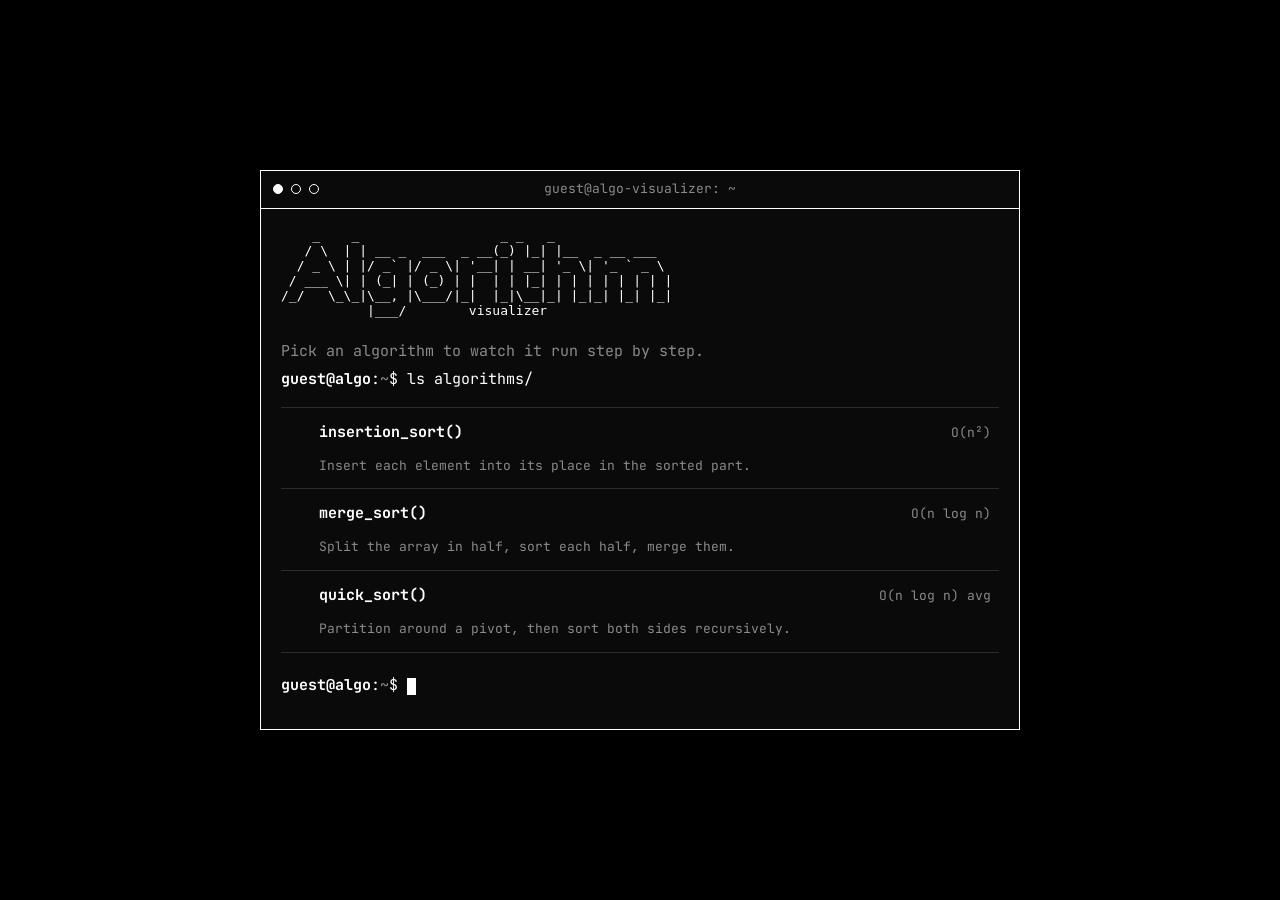
<file: index.html>
<!doctype html>
<html lang="en">
  <head>
    <meta charset="UTF-8" />
    <meta name="viewport" content="width=device-width, initial-scale=1" />
    <title>Algorithm Visualizer</title>
    <meta
      name="description"
      content="Minimal, interactive sorting & selection algorithm visualizer."
    />
    <link rel="preconnect" href="https://fonts.googleapis.com" />
    <link rel="preconnect" href="https://fonts.gstatic.com" crossorigin />
    <link
      href="https://fonts.googleapis.com/css2?family=JetBrains+Mono:wght@400;700&display=swap"
      rel="stylesheet"
    />
    <link rel="stylesheet" href="css/style.css" />
  </head>
  <body>
    <main class="terminal">
      <div class="titlebar">
        <span class="dot"></span><span class="dot"></span
        ><span class="dot"></span>
        <span class="title">guest@algo-visualizer: ~</span>
      </div>

      <div class="screen">
        <pre class="banner" aria-label="Algorithm Visualizer">
    _    _                  _ _   _
   / \  | | __ _  ___  _ __(_) |_| |__  _ __ ___
  / _ \ | |/ _` |/ _ \| '__| | __| '_ \| '_ ` _ \
 / ___ \| | (_| | (_) | |  | | |_| | | | | | | | |
/_/   \_\_|\__, |\___/|_|  |_|\__|_| |_|_| |_| |_|
           |___/        visualizer</pre
        >

        <p class="dim">Pick an algorithm to watch it run step by step.</p>

        <p class="prompt">
          <span class="user">guest@algo</span>:<span class="path">~</span>$ ls
          algorithms/
        </p>

        <ul class="algo-list">
          <li>
            <a class="algo-link" href="insertion-sort.html">
              <span class="caret">&gt;</span>
              <span class="name">insertion_sort()</span>
              <span class="meta">O(n²)</span>
              <span class="desc"
                >Insert each element into its place in the sorted part.</span
              >
            </a>
          </li>
          <li>
            <a class="algo-link" href="merge-sort.html">
              <span class="caret">&gt;</span>
              <span class="name">merge_sort()</span>
              <span class="meta">O(n log n)</span>
              <span class="desc"
                >Split the array in half, sort each half, merge them.</span
              >
            </a>
          </li>
        <li>
          <a class="algo-link" href="quick-sort.html">
            <span class="caret">&gt;</span>
            <span class="name">quick_sort()</span>
            <span class="meta">O(n log n) avg</span>
            <span class="desc">Partition around a pivot, then sort both sides recursively.</span>
          </a>
        </li>
        </ul>

        <p class="prompt">
          <span class="user">guest@algo</span>:<span class="path">~</span>$
          <span class="cursor" aria-hidden="true"></span>
        </p>
      </div>
    </main>
  </body>
</html>
</file>
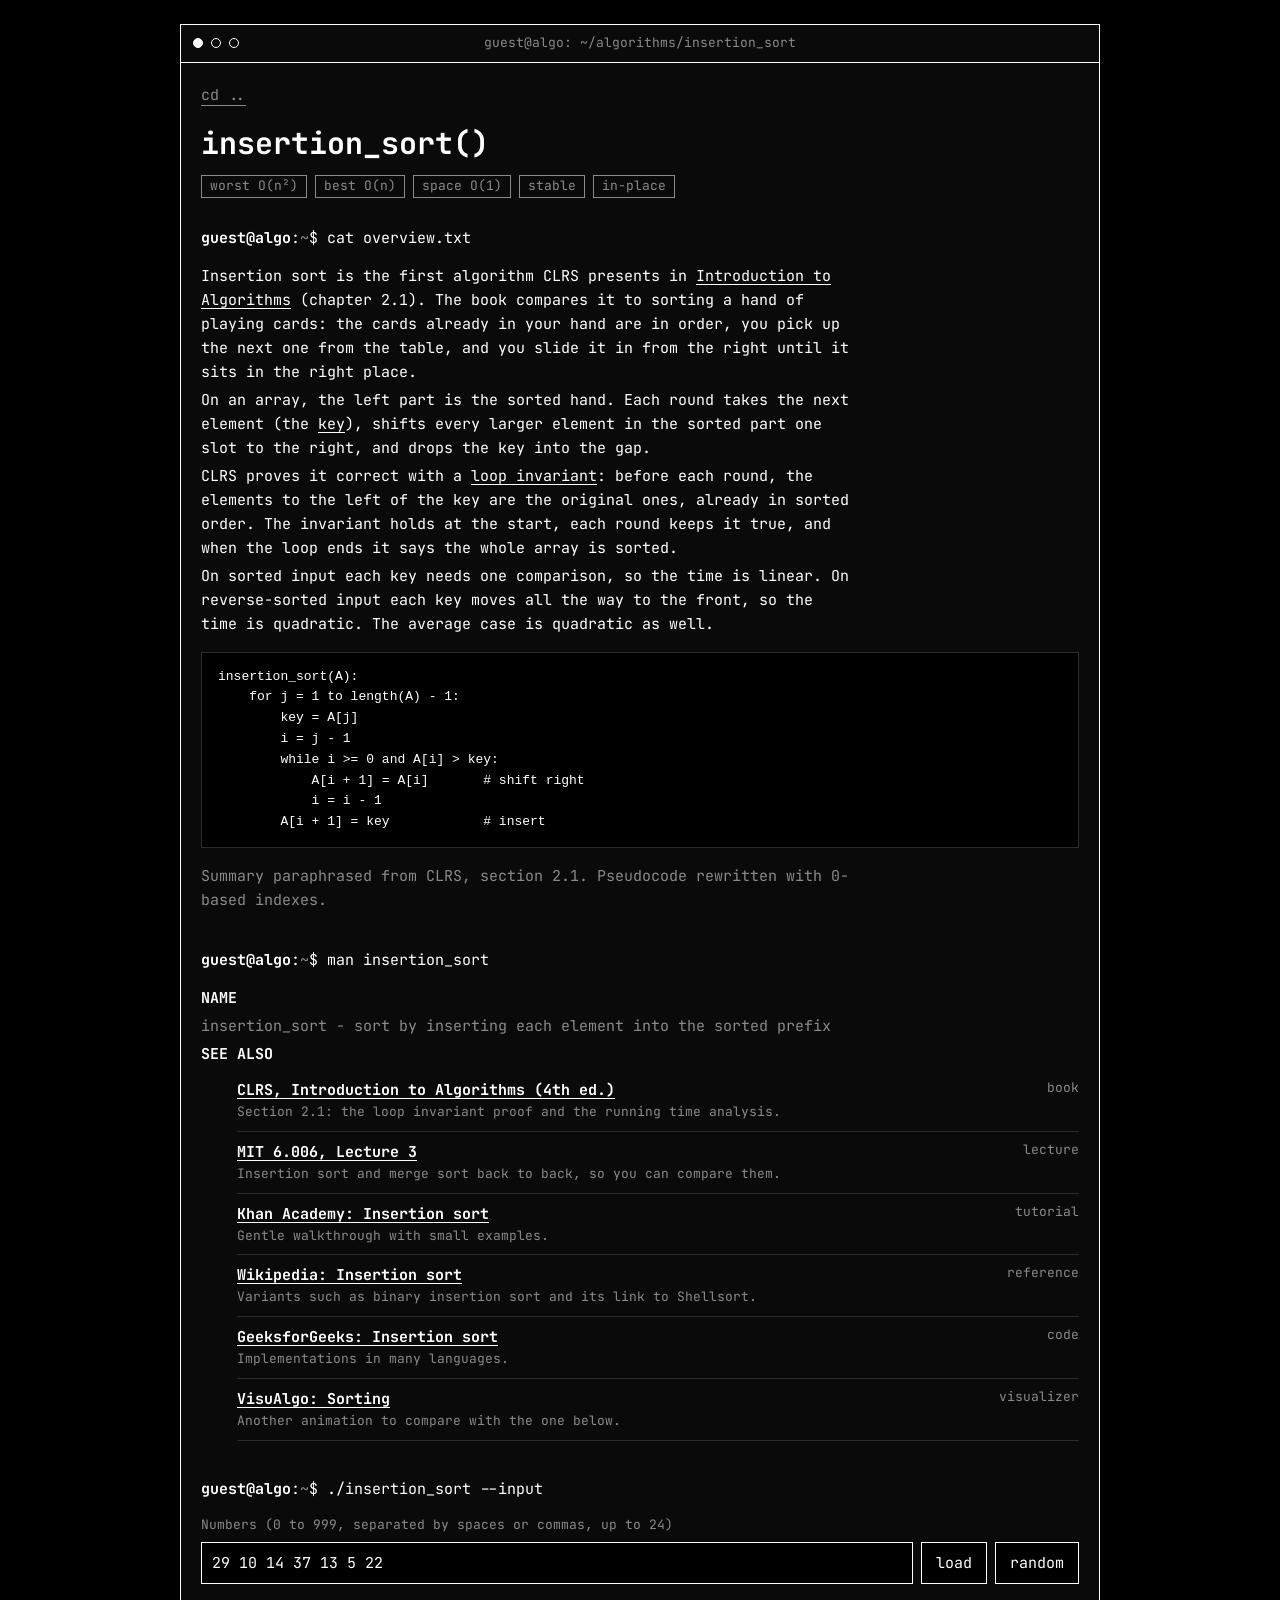
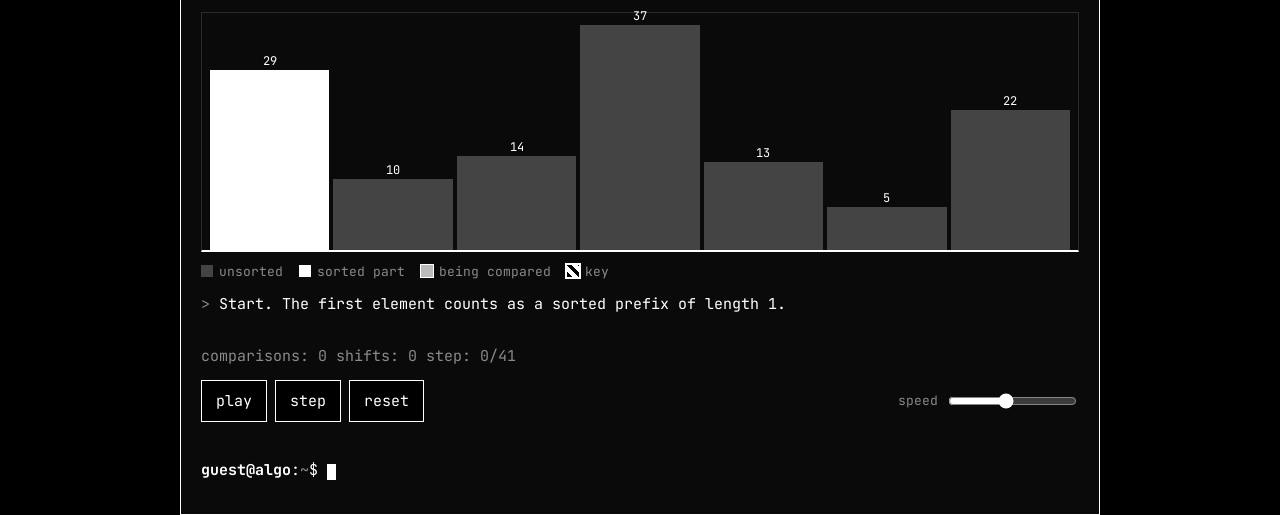
<file: insertion-sort.html>
<!DOCTYPE html>
<html lang="en">
<head>
  <meta charset="UTF-8">
  <meta name="viewport" content="width=device-width, initial-scale=1">
  <title>insertion_sort() | Algorithm Visualizer</title>
  <meta name="description" content="Insertion sort explained, with references and a step-by-step animation you can run on your own data.">
  <link rel="preconnect" href="https://fonts.googleapis.com">
  <link rel="preconnect" href="https://fonts.gstatic.com" crossorigin>
  <link href="https://fonts.googleapis.com/css2?family=JetBrains+Mono:wght@400;700&display=swap" rel="stylesheet">
  <link rel="stylesheet" href="css/style.css">
  <link rel="stylesheet" href="css/algo-page.css">
</head>
<body>
  <main class="terminal wide">
    <div class="titlebar">
      <span class="dot"></span><span class="dot"></span><span class="dot"></span>
      <span class="title">guest@algo: ~/algorithms/insertion_sort</span>
    </div>

    <div class="screen">
      <p class="nav"><a href="index.html">cd ..</a></p>
      <h1>insertion_sort()</h1>
      <ul class="tags">
        <li>worst O(n²)</li>
        <li>best O(n)</li>
        <li>space O(1)</li>
        <li>stable</li>
        <li>in-place</li>
      </ul>

      <section id="overview">
        <p class="prompt"><span class="user">guest@algo</span>:<span class="path">~</span>$ cat overview.txt</p>
        <p>
          Insertion sort is the first algorithm CLRS presents in
          <em>Introduction to Algorithms</em> (chapter 2.1). The book compares it
          to sorting a hand of playing cards: the cards already in your hand are in
          order, you pick up the next one from the table, and you slide it in from
          the right until it sits in the right place.
        </p>
        <p>
          On an array, the left part is the sorted hand. Each round takes the next
          element (the <em>key</em>), shifts every larger element in the sorted part
          one slot to the right, and drops the key into the gap.
        </p>
        <p>
          CLRS proves it correct with a <em>loop invariant</em>: before each round,
          the elements to the left of the key are the original ones, already in
          sorted order. The invariant holds at the start, each round keeps it true,
          and when the loop ends it says the whole array is sorted.
        </p>
        <p>
          On sorted input each key needs one comparison, so the time is linear. On
          reverse-sorted input each key moves all the way to the front, so the time
          is quadratic. The average case is quadratic as well.
        </p>
<pre class="code">insertion_sort(A):
    for j = 1 to length(A) - 1:
        key = A[j]
        i = j - 1
        while i >= 0 and A[i] > key:
            A[i + 1] = A[i]       # shift right
            i = i - 1
        A[i + 1] = key            # insert</pre>
        <p class="dim">Summary paraphrased from CLRS, section 2.1. Pseudocode rewritten with 0-based indexes.</p>
      </section>

      <section id="docs">
        <p class="prompt"><span class="user">guest@algo</span>:<span class="path">~</span>$ man insertion_sort</p>
        <div class="man">
          <p class="man-h">NAME</p>
          <p class="man-b">insertion_sort - sort by inserting each element into the sorted prefix</p>
          <p class="man-h">SEE ALSO</p>
          <ul class="refs">
            <li>
              <a href="https://mitpress.mit.edu/9780262046305/introduction-to-algorithms/" target="_blank" rel="noopener">CLRS, Introduction to Algorithms (4th ed.)</a>
              <span class="kind">book</span>
              <span class="why">Section 2.1: the loop invariant proof and the running time analysis.</span>
            </li>
            <li>
              <a href="https://ocw.mit.edu/courses/electrical-engineering-and-computer-science/6-006-introduction-to-algorithms-fall-2011/lecture-videos/lecture-3-insertion-sort-merge-sort/" target="_blank" rel="noopener">MIT 6.006, Lecture 3</a>
              <span class="kind">lecture</span>
              <span class="why">Insertion sort and merge sort back to back, so you can compare them.</span>
            </li>
            <li>
              <a href="https://www.khanacademy.org/computing/computer-science/algorithms/insertion-sort/a/insertion-sort" target="_blank" rel="noopener">Khan Academy: Insertion sort</a>
              <span class="kind">tutorial</span>
              <span class="why">Gentle walkthrough with small examples.</span>
            </li>
            <li>
              <a href="https://en.wikipedia.org/wiki/Insertion_sort" target="_blank" rel="noopener">Wikipedia: Insertion sort</a>
              <span class="kind">reference</span>
              <span class="why">Variants such as binary insertion sort and its link to Shellsort.</span>
            </li>
            <li>
              <a href="https://www.geeksforgeeks.org/insertion-sort-algorithm/" target="_blank" rel="noopener">GeeksforGeeks: Insertion sort</a>
              <span class="kind">code</span>
              <span class="why">Implementations in many languages.</span>
            </li>
            <li>
              <a href="https://visualgo.net/en/sorting" target="_blank" rel="noopener">VisuAlgo: Sorting</a>
              <span class="kind">visualizer</span>
              <span class="why">Another animation to compare with the one below.</span>
            </li>
          </ul>
        </div>
      </section>

      <section id="playground">
        <p class="prompt"><span class="user">guest@algo</span>:<span class="path">~</span>$ ./insertion_sort --input</p>

        <label class="field" for="data">Numbers (0 to 999, separated by spaces or commas, up to 24)</label>
        <div class="row">
          <input id="data" type="text" value="29 10 14 37 13 5 22" autocomplete="off" spellcheck="false">
          <button id="load" type="button">load</button>
          <button id="random" type="button">random</button>
        </div>
        <p id="err" class="err" role="alert"></p>

        <div id="bars" class="bars" aria-hidden="true"></div>
        <ul class="legend">
          <li><i class="sw sw-un"></i>unsorted</li>
          <li><i class="sw sw-so"></i>sorted part</li>
          <li><i class="sw sw-cm"></i>being compared</li>
          <li><i class="sw sw-ky"></i>key</li>
        </ul>

        <p id="log" class="log" aria-live="polite"></p>
        <p id="stats" class="dim"></p>

        <div class="row controls">
          <button id="play" type="button">play</button>
          <button id="step" type="button">step</button>
          <button id="reset" type="button">reset</button>
          <label class="speed" for="speed">speed
            <input id="speed" type="range" min="1" max="10" value="5">
          </label>
        </div>
      </section>
      <script src="js/insertion-sort.js"></script>


      <p class="prompt"><span class="user">guest@algo</span>:<span class="path">~</span>$ <span class="cursor" aria-hidden="true"></span></p>
    </div>
  </main>
</body>
</html>
</file>
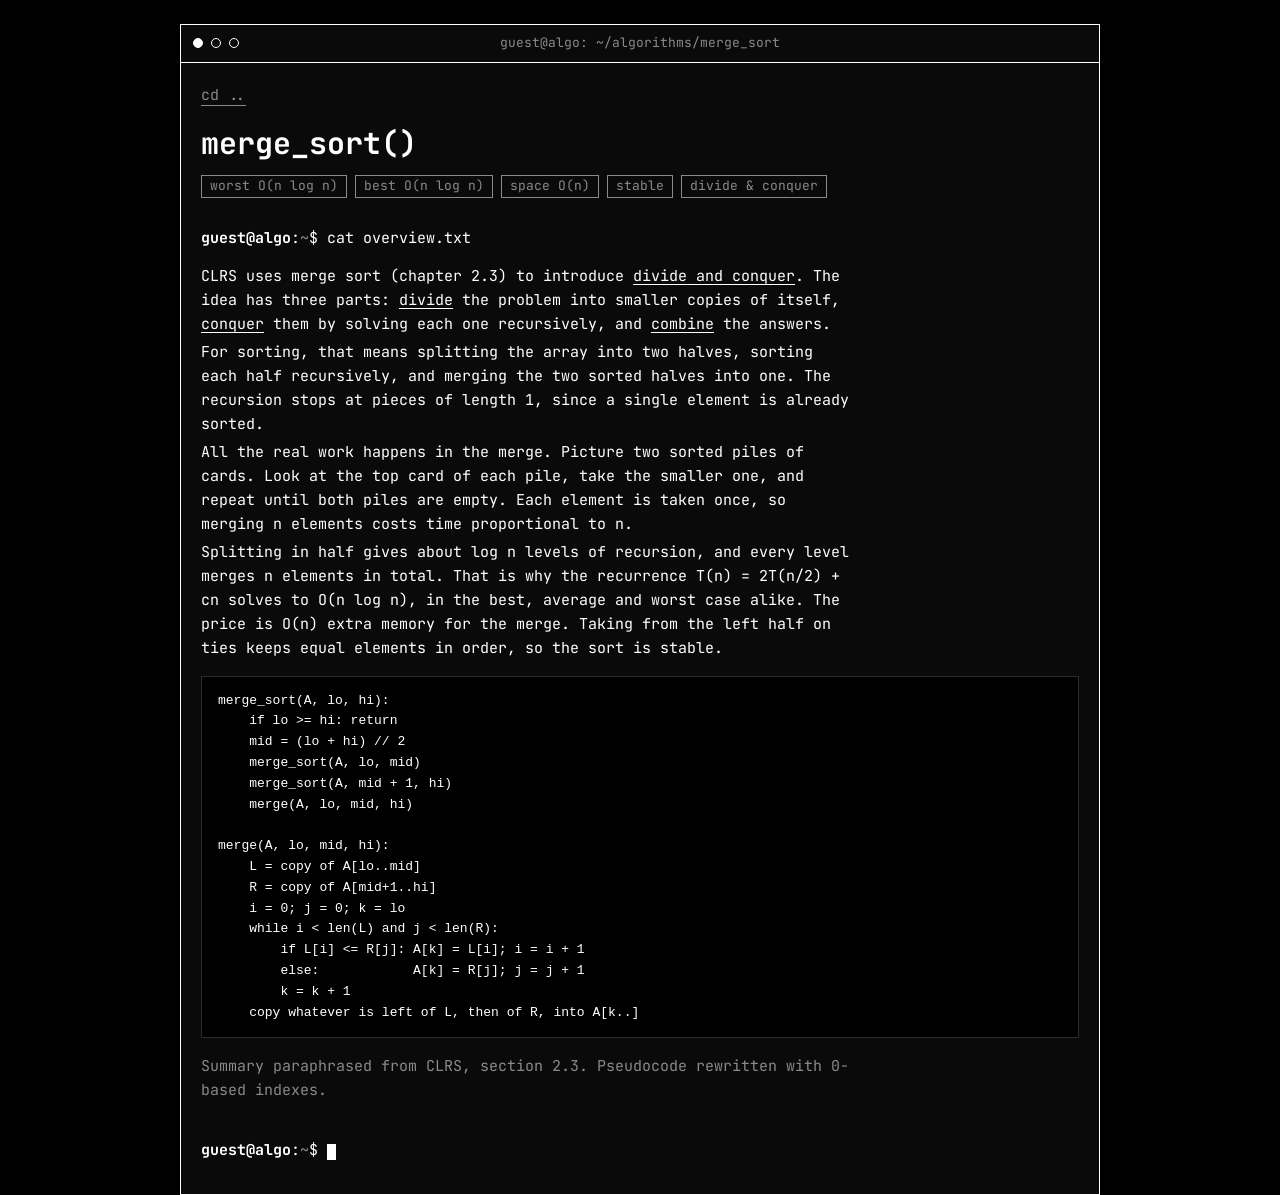
<file: merge-sort.html>
<!DOCTYPE html>
<html lang="en">
<head>
  <meta charset="UTF-8">
  <meta name="viewport" content="width=device-width, initial-scale=1">
  <title>merge_sort() | Algorithm Visualizer</title>
  <meta name="description" content="Merge sort explained, with references and a recursion-tree animation you can run on your own data.">
  <link rel="preconnect" href="https://fonts.googleapis.com">
  <link rel="preconnect" href="https://fonts.gstatic.com" crossorigin>
  <link href="https://fonts.googleapis.com/css2?family=JetBrains+Mono:wght@400;700&display=swap" rel="stylesheet">
  <link rel="stylesheet" href="css/style.css">
  <link rel="stylesheet" href="css/algo-page.css">
</head>
<body>
  <main class="terminal wide">
    <div class="titlebar">
      <span class="dot"></span><span class="dot"></span><span class="dot"></span>
      <span class="title">guest@algo: ~/algorithms/merge_sort</span>
    </div>

    <div class="screen">
      <p class="nav"><a href="index.html">cd ..</a></p>
      <h1>merge_sort()</h1>
      <ul class="tags">
        <li>worst O(n log n)</li>
        <li>best O(n log n)</li>
        <li>space O(n)</li>
        <li>stable</li>
        <li>divide &amp; conquer</li>
      </ul>

      <section id="overview">
        <p class="prompt"><span class="user">guest@algo</span>:<span class="path">~</span>$ cat overview.txt</p>
        <p>
          CLRS uses merge sort (chapter 2.3) to introduce <em>divide and conquer</em>.
          The idea has three parts: <em>divide</em> the problem into smaller copies of
          itself, <em>conquer</em> them by solving each one recursively, and
          <em>combine</em> the answers.
        </p>
        <p>
          For sorting, that means splitting the array into two halves, sorting each
          half recursively, and merging the two sorted halves into one. The recursion
          stops at pieces of length 1, since a single element is already sorted.
        </p>
        <p>
          All the real work happens in the merge. Picture two sorted piles of cards.
          Look at the top card of each pile, take the smaller one, and repeat until
          both piles are empty. Each element is taken once, so merging n elements
          costs time proportional to n.
        </p>
        <p>
          Splitting in half gives about log n levels of recursion, and every level
          merges n elements in total. That is why the recurrence
          T(n) = 2T(n/2) + cn solves to O(n log n), in the best, average and worst
          case alike. The price is O(n) extra memory for the merge. Taking from the
          left half on ties keeps equal elements in order, so the sort is stable.
        </p>
<pre class="code">merge_sort(A, lo, hi):
    if lo >= hi: return
    mid = (lo + hi) // 2
    merge_sort(A, lo, mid)
    merge_sort(A, mid + 1, hi)
    merge(A, lo, mid, hi)

merge(A, lo, mid, hi):
    L = copy of A[lo..mid]
    R = copy of A[mid+1..hi]
    i = 0; j = 0; k = lo
    while i < len(L) and j < len(R):
        if L[i] <= R[j]: A[k] = L[i]; i = i + 1
        else:            A[k] = R[j]; j = j + 1
        k = k + 1
    copy whatever is left of L, then of R, into A[k..]</pre>
        <p class="dim">Summary paraphrased from CLRS, section 2.3. Pseudocode rewritten with 0-based indexes.</p>
      </section>




      <p class="prompt"><span class="user">guest@algo</span>:<span class="path">~</span>$ <span class="cursor" aria-hidden="true"></span></p>
    </div>
  </main>
</body>
</html>
</file>
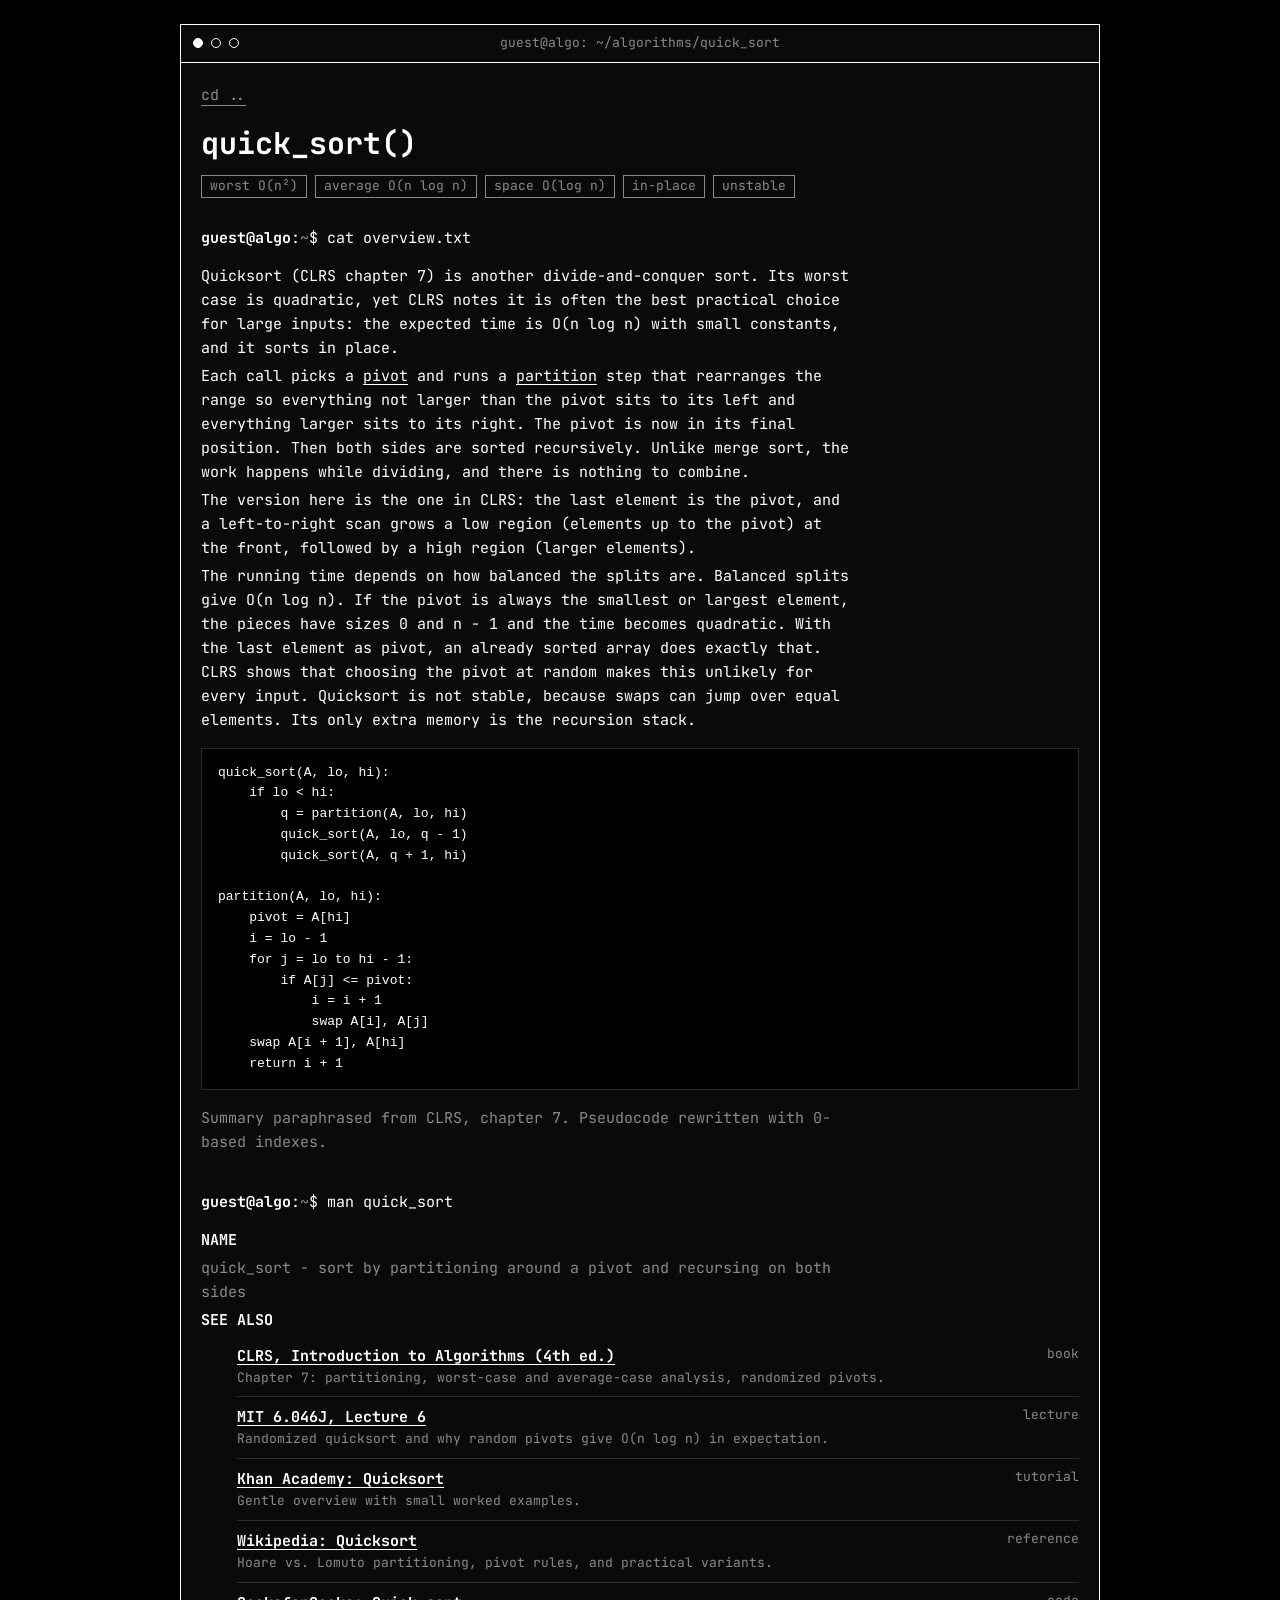
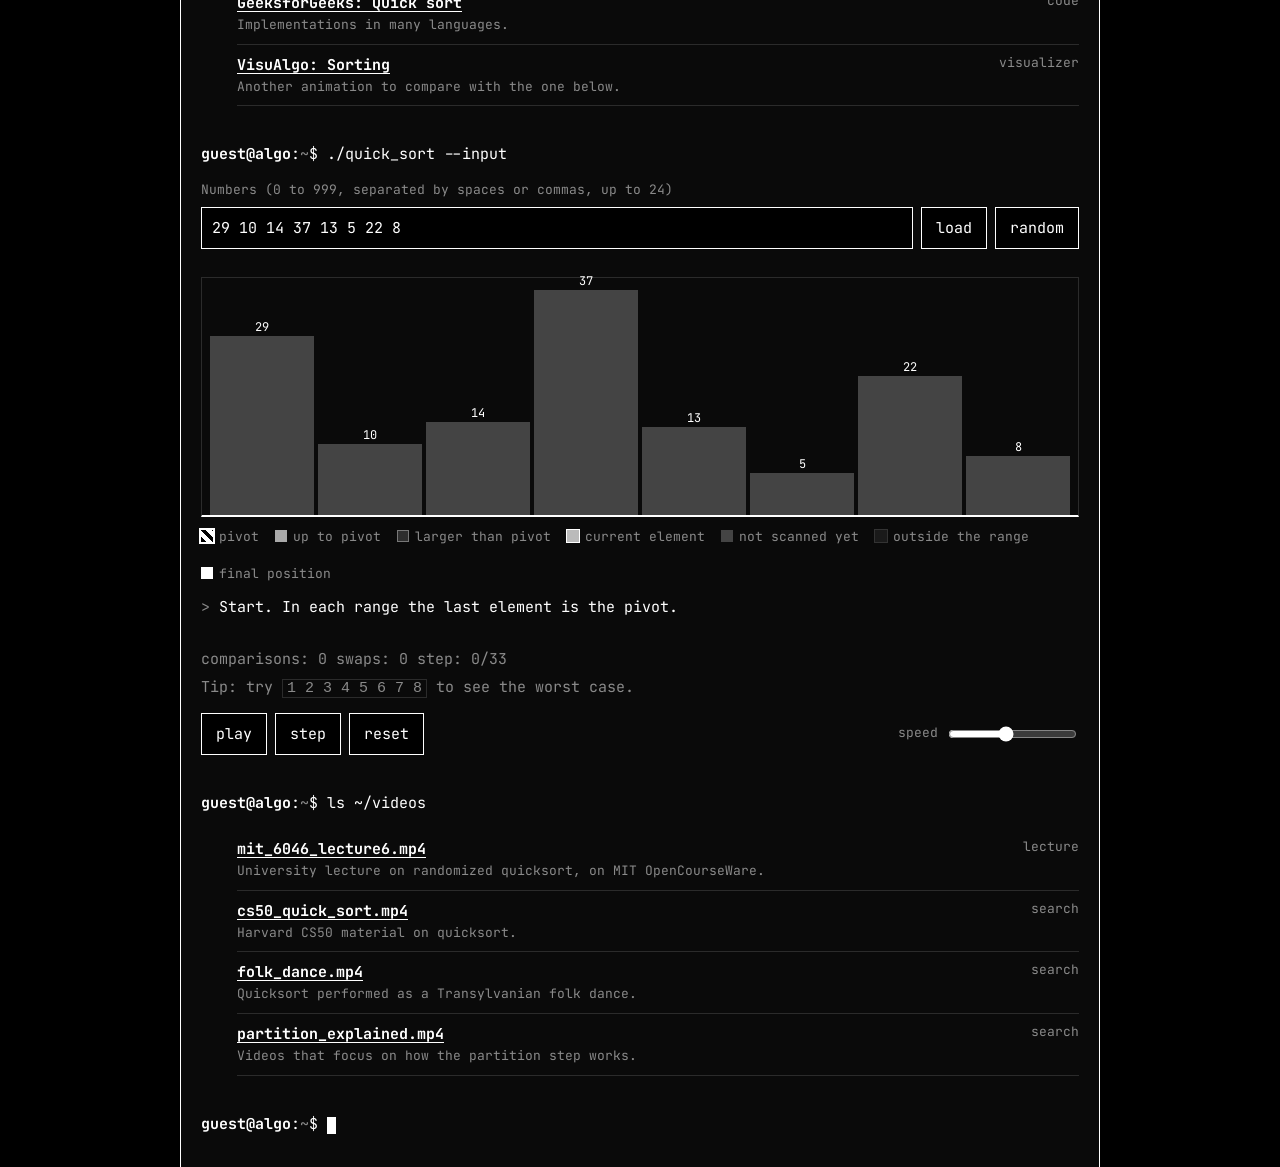
<file: quick-sort.html>
<!DOCTYPE html>
<html lang="en">
<head>
  <meta charset="UTF-8">
  <meta name="viewport" content="width=device-width, initial-scale=1">
  <title>quick_sort() | Algorithm Visualizer</title>
  <meta name="description" content="Quicksort explained, with references and a partition-by-partition animation you can run on your own data.">
  <link rel="preconnect" href="https://fonts.googleapis.com">
  <link rel="preconnect" href="https://fonts.gstatic.com" crossorigin>
  <link href="https://fonts.googleapis.com/css2?family=JetBrains+Mono:wght@400;700&display=swap" rel="stylesheet">
  <link rel="stylesheet" href="css/style.css">
  <link rel="stylesheet" href="css/algo-page.css">
  <link rel="stylesheet" href="css/quick-sort.css">
</head>
<body>
  <main class="terminal wide">
    <div class="titlebar">
      <span class="dot"></span><span class="dot"></span><span class="dot"></span>
      <span class="title">guest@algo: ~/algorithms/quick_sort</span>
    </div>

    <div class="screen">
      <p class="nav"><a href="index.html">cd ..</a></p>
      <h1>quick_sort()</h1>
      <ul class="tags">
        <li>worst O(n²)</li>
        <li>average O(n log n)</li>
        <li>space O(log n)</li>
        <li>in-place</li>
        <li>unstable</li>
      </ul>

      <section id="overview">
        <p class="prompt"><span class="user">guest@algo</span>:<span class="path">~</span>$ cat overview.txt</p>
        <p>
          Quicksort (CLRS chapter 7) is another divide-and-conquer sort. Its worst
          case is quadratic, yet CLRS notes it is often the best practical choice
          for large inputs: the expected time is O(n log n) with small constants,
          and it sorts in place.
        </p>
        <p>
          Each call picks a <em>pivot</em> and runs a <em>partition</em> step that
          rearranges the range so everything not larger than the pivot sits to its
          left and everything larger sits to its right. The pivot is now in its
          final position. Then both sides are sorted recursively. Unlike merge sort,
          the work happens while dividing, and there is nothing to combine.
        </p>
        <p>
          The version here is the one in CLRS: the last element is the pivot, and a
          left-to-right scan grows a low region (elements up to the pivot) at the
          front, followed by a high region (larger elements).
        </p>
        <p>
          The running time depends on how balanced the splits are. Balanced splits
          give O(n log n). If the pivot is always the smallest or largest element,
          the pieces have sizes 0 and n - 1 and the time becomes quadratic. With the
          last element as pivot, an already sorted array does exactly that. CLRS
          shows that choosing the pivot at random makes this unlikely for every
          input. Quicksort is not stable, because swaps can jump over equal
          elements. Its only extra memory is the recursion stack.
        </p>
<pre class="code">quick_sort(A, lo, hi):
    if lo < hi:
        q = partition(A, lo, hi)
        quick_sort(A, lo, q - 1)
        quick_sort(A, q + 1, hi)

partition(A, lo, hi):
    pivot = A[hi]
    i = lo - 1
    for j = lo to hi - 1:
        if A[j] <= pivot:
            i = i + 1
            swap A[i], A[j]
    swap A[i + 1], A[hi]
    return i + 1</pre>
        <p class="dim">Summary paraphrased from CLRS, chapter 7. Pseudocode rewritten with 0-based indexes.</p>
      </section>

      <section id="docs">
        <p class="prompt"><span class="user">guest@algo</span>:<span class="path">~</span>$ man quick_sort</p>
        <div class="man">
          <p class="man-h">NAME</p>
          <p class="man-b">quick_sort - sort by partitioning around a pivot and recursing on both sides</p>
          <p class="man-h">SEE ALSO</p>
          <ul class="refs">
            <li>
              <a href="https://mitpress.mit.edu/9780262046305/introduction-to-algorithms/" target="_blank" rel="noopener">CLRS, Introduction to Algorithms (4th ed.)</a>
              <span class="kind">book</span>
              <span class="why">Chapter 7: partitioning, worst-case and average-case analysis, randomized pivots.</span>
            </li>
            <li>
              <a href="https://ocw.mit.edu/courses/electrical-engineering-and-computer-science/6-046j-design-and-analysis-of-algorithms-spring-2015/lecture-videos/lecture-6-randomization-matrix-multiply-quicksort/" target="_blank" rel="noopener">MIT 6.046J, Lecture 6</a>
              <span class="kind">lecture</span>
              <span class="why">Randomized quicksort and why random pivots give O(n log n) in expectation.</span>
            </li>
            <li>
              <a href="https://www.khanacademy.org/computing/computer-science/algorithms/quick-sort/a/overview-of-quicksort" target="_blank" rel="noopener">Khan Academy: Quicksort</a>
              <span class="kind">tutorial</span>
              <span class="why">Gentle overview with small worked examples.</span>
            </li>
            <li>
              <a href="https://en.wikipedia.org/wiki/Quicksort" target="_blank" rel="noopener">Wikipedia: Quicksort</a>
              <span class="kind">reference</span>
              <span class="why">Hoare vs. Lomuto partitioning, pivot rules, and practical variants.</span>
            </li>
            <li>
              <a href="https://www.geeksforgeeks.org/quick-sort-algorithm/" target="_blank" rel="noopener">GeeksforGeeks: Quick sort</a>
              <span class="kind">code</span>
              <span class="why">Implementations in many languages.</span>
            </li>
            <li>
              <a href="https://visualgo.net/en/sorting" target="_blank" rel="noopener">VisuAlgo: Sorting</a>
              <span class="kind">visualizer</span>
              <span class="why">Another animation to compare with the one below.</span>
            </li>
          </ul>
        </div>
      </section>

      <section id="playground">
        <p class="prompt"><span class="user">guest@algo</span>:<span class="path">~</span>$ ./quick_sort --input</p>

        <label class="field" for="data">Numbers (0 to 999, separated by spaces or commas, up to 24)</label>
        <div class="row">
          <input id="data" type="text" value="29 10 14 37 13 5 22 8" autocomplete="off" spellcheck="false">
          <button id="load" type="button">load</button>
          <button id="random" type="button">random</button>
        </div>
        <p id="err" class="err" role="alert"></p>

        <div id="bars" class="bars" aria-hidden="true"></div>
        <ul class="legend">
          <li><i class="sw sw-ky"></i>pivot</li>
          <li><i class="sw sw-lo"></i>up to pivot</li>
          <li><i class="sw sw-hi"></i>larger than pivot</li>
          <li><i class="sw sw-cm"></i>current element</li>
          <li><i class="sw sw-un"></i>not scanned yet</li>
          <li><i class="sw sw-ou"></i>outside the range</li>
          <li><i class="sw sw-so"></i>final position</li>
        </ul>

        <p id="log" class="log" aria-live="polite"></p>
        <p id="stats" class="dim"></p>
        <p class="dim">Tip: try <code>1 2 3 4 5 6 7 8</code> to see the worst case.</p>

        <div class="row controls">
          <button id="play" type="button">play</button>
          <button id="step" type="button">step</button>
          <button id="reset" type="button">reset</button>
          <label class="speed" for="speed">speed
            <input id="speed" type="range" min="1" max="10" value="5">
          </label>
        </div>
      </section>
      <script src="js/quick-sort.js"></script>

      <section id="videos">
        <p class="prompt"><span class="user">guest@algo</span>:<span class="path">~</span>$ ls ~/videos</p>
        <ul class="refs">
          <li>
            <a href="https://ocw.mit.edu/courses/electrical-engineering-and-computer-science/6-046j-design-and-analysis-of-algorithms-spring-2015/lecture-videos/lecture-6-randomization-matrix-multiply-quicksort/" target="_blank" rel="noopener">mit_6046_lecture6.mp4</a>
            <span class="kind">lecture</span>
            <span class="why">University lecture on randomized quicksort, on MIT OpenCourseWare.</span>
          </li>
          <li>
            <a href="https://www.youtube.com/results?search_query=CS50+quick+sort" target="_blank" rel="noopener">cs50_quick_sort.mp4</a>
            <span class="kind">search</span>
            <span class="why">Harvard CS50 material on quicksort.</span>
          </li>
          <li>
            <a href="https://www.youtube.com/results?search_query=AlgoRythmics+quick+sort+dance" target="_blank" rel="noopener">folk_dance.mp4</a>
            <span class="kind">search</span>
            <span class="why">Quicksort performed as a Transylvanian folk dance.</span>
          </li>
          <li>
            <a href="https://www.youtube.com/results?search_query=quick+sort+partition+explained" target="_blank" rel="noopener">partition_explained.mp4</a>
            <span class="kind">search</span>
            <span class="why">Videos that focus on how the partition step works.</span>
          </li>
        </ul>
      </section>

      <p class="prompt"><span class="user">guest@algo</span>:<span class="path">~</span>$ <span class="cursor" aria-hidden="true"></span></p>
    </div>
  </main>
</body>
</html>
</file>
<file: css/style.css>
/* Algorithm Visualizer - terminal theme (black & white) */

:root {
  --bg: #000;
  --fg: #fff;
  --dim: #8a8a8a;
  --line: #2b2b2b;
  --panel: #0a0a0a;
  --font: "JetBrains Mono", ui-monospace, "SF Mono", Menlo, Consolas, "Liberation Mono", monospace;
}

* { box-sizing: border-box; }

html, body { height: 100%; }

body {
  margin: 0;
  background: var(--bg);
  color: var(--fg);
  font-family: var(--font);
  font-size: 15px;
  line-height: 1.6;
  display: flex;
  align-items: center;
  justify-content: center;
  padding: 24px 16px;
}

a { color: inherit; text-decoration: none; }

:focus-visible {
  outline: 2px solid var(--fg);
  outline-offset: 3px;
}

/* ---------- terminal window ---------- */
.terminal {
  width: 100%;
  max-width: 760px;
  border: 1px solid var(--fg);
  background: var(--panel);
}

.titlebar {
  display: flex;
  align-items: center;
  gap: 8px;
  padding: 8px 12px;
  border-bottom: 1px solid var(--fg);
  color: var(--dim);
  font-size: 13px;
}

.titlebar .dot {
  width: 10px;
  height: 10px;
  border: 1px solid var(--fg);
  border-radius: 50%;
}

.titlebar .dot:first-child { background: var(--fg); }

.titlebar .title {
  margin-left: auto;
  margin-right: auto;
  padding-right: 54px; /* visually center against the dots */
  white-space: nowrap;
  overflow: hidden;
  text-overflow: ellipsis;
}

.screen { padding: 20px 20px 28px; }

.screen p { margin: 0 0 4px; }

.prompt { color: var(--fg); }
.prompt .user { font-weight: 700; }
.prompt .path { color: var(--dim); }
.dim { color: var(--dim); }

/* ---------- banner ---------- */
.banner {
  margin: 0 0 20px;
  font-size: clamp(8px, 2.2vw, 13px);
  line-height: 1.15;
  white-space: pre;
  overflow: hidden;
}

/* ---------- algorithm list ---------- */
.algo-list {
  list-style: none;
  margin: 16px 0 20px;
  padding: 0;
  border-top: 1px solid var(--line);
}

.algo-list li { border-bottom: 1px solid var(--line); }

.algo-link {
  display: grid;
  grid-template-columns: 2ch 1fr auto;
  gap: 12px;
  align-items: baseline;
  padding: 12px 8px;
}

.algo-link .caret { visibility: hidden; }
.algo-link .name { font-weight: 700; }
.algo-link .meta { color: var(--dim); font-size: 13px; }
.algo-link .desc {
  grid-column: 2 / 4;
  color: var(--dim);
  font-size: 13px;
}

.algo-link:hover,
.algo-link:focus-visible {
  background: var(--fg);
  color: var(--bg);
  outline-offset: -2px;
}

.algo-link:hover .meta,
.algo-link:hover .desc,
.algo-link:focus-visible .meta,
.algo-link:focus-visible .desc { color: #333; }

.algo-link:hover .caret,
.algo-link:focus-visible .caret { visibility: visible; }

/* ---------- cursor ---------- */
.cursor {
  display: inline-block;
  width: 0.6em;
  height: 1.1em;
  background: var(--fg);
  vertical-align: text-bottom;
  animation: blink 1s steps(1) infinite;
}

@keyframes blink { 50% { opacity: 0; } }

@media (prefers-reduced-motion: reduce) {
  .cursor { animation: none; }
}

/* ---------- small screens ---------- */
@media (max-width: 480px) {
  body { font-size: 14px; padding: 12px 8px; align-items: flex-start; }
  .screen { padding: 16px 12px 24px; }
  .algo-link { grid-template-columns: 2ch 1fr; }
  .algo-link .meta { grid-column: 2; }
  .algo-link .desc { grid-column: 2; }
}
</file>
<file: css/algo-page.css>
/* Algorithm page layout (shared by all algorithm pages) */
body { align-items: flex-start; }
.terminal.wide { max-width: 920px; }

.nav a { border-bottom: 1px solid var(--dim); color: var(--dim); }
.nav a:hover { color: var(--fg); border-color: var(--fg); }

h1 { font-size: clamp(20px, 5vw, 30px); margin: 12px 0 8px; }

.tags { list-style: none; display: flex; flex-wrap: wrap; gap: 8px; margin: 0 0 28px; padding: 0; }
.tags li { border: 1px solid var(--dim); padding: 0 8px; font-size: 13px; color: var(--dim); }

section { margin-bottom: 36px; }
section p { max-width: 72ch; margin: 0 0 12px; }
em { font-style: normal; text-decoration: underline; text-underline-offset: 3px; }
section .prompt { margin-bottom: 14px; }

.code {
  margin: 16px 0; padding: 14px 16px; border: 1px solid var(--line);
  background: #000; overflow-x: auto; font-size: 13px; line-height: 1.6;
}

.man-h { font-weight: 700; margin: 0 0 4px; }
.man-b { margin: 0 0 16px 4ch; color: var(--dim); }
.refs { list-style: none; margin: 0 0 0 4ch; padding: 0; }
.refs li { display: grid; grid-template-columns: 1fr auto; gap: 0 12px; padding: 8px 0; border-bottom: 1px solid var(--line); }
.refs a { text-decoration: underline; text-underline-offset: 3px; font-weight: 700; }
.refs a:hover { background: var(--fg); color: var(--bg); text-decoration: none; }
.refs .kind { color: var(--dim); font-size: 13px; }
.refs .why { grid-column: 1 / 3; color: var(--dim); font-size: 13px; }

.field { display: block; margin-bottom: 6px; color: var(--dim); font-size: 13px; }
.row { display: flex; flex-wrap: wrap; gap: 8px; align-items: center; }
input[type="text"] {
  flex: 1 1 240px; min-width: 0; background: #000; color: var(--fg);
  border: 1px solid var(--fg); padding: 8px 10px; font: inherit;
}
button {
  background: #000; color: var(--fg); border: 1px solid var(--fg);
  padding: 8px 14px; font: inherit; cursor: pointer;
}
button:hover { background: var(--fg); color: var(--bg); }
.err { color: var(--fg); min-height: 1.6em; margin: 6px 0 12px; font-weight: 700; }
.err:not(:empty)::before { content: "error: "; }

.bars {
  display: flex; align-items: flex-end; gap: 4px; height: 240px;
  padding: 12px 8px 0; border: 1px solid var(--line); border-bottom: 2px solid var(--fg);
}
.bar {
  flex: 1 1 0; min-width: 0; background: #444; position: relative;
  transition: height .15s linear, background .15s linear;
}
.bar span { position: absolute; top: -1.5em; left: 0; right: 0; text-align: center; font-size: 12px; }
.bars.many .bar span { display: none; }
.bar.sorted { background: var(--fg); }
.bar.cmp { background: #bbb; outline: 2px solid var(--fg); outline-offset: 2px; }
.bar.key, .sw-ky {
  background: repeating-linear-gradient(45deg, #000 0 4px, #fff 4px 8px);
  outline: 2px solid var(--fg);
}
.legend { list-style: none; display: flex; flex-wrap: wrap; gap: 16px; margin: 10px 0; padding: 0; font-size: 13px; color: var(--dim); }
.sw { display: inline-block; width: 12px; height: 12px; margin-right: 6px; vertical-align: -1px; }
.sw-un { background: #444; } .sw-so { background: #fff; } .sw-cm { background: #bbb; outline: 1px solid #fff; }
.log { min-height: 3.2em; margin: 12px 0 4px; }
.log::before { content: "> "; color: var(--dim); }
.controls { margin-top: 12px; }
.speed { display: flex; gap: 8px; align-items: center; margin-left: auto; color: var(--dim); font-size: 13px; }
input[type="range"] { accent-color: #fff; }
@media (prefers-reduced-motion: reduce) { .bar { transition: none; } }
@media (max-width: 480px) { .bars { height: 180px; gap: 2px; } .speed { margin-left: 0; } }
</file>
<file: css/quick-sort.css>
/* Extra bar states for quicksort partitioning */
.bar.lo { background: #aaa; }
.bar.hi { background: #2e2e2e; outline: 1px solid #777; outline-offset: -1px; }
.bar.out { background: #1a1a1a; }
.bar.lo span, .bar.out span { color: var(--fg); }
.sw-lo { background: #aaa; }
.sw-hi { background: #2e2e2e; outline: 1px solid #777; outline-offset: -1px; }
.sw-ou { background: #1a1a1a; outline: 1px solid #333; }
code { border: 1px solid var(--line); padding: 0 4px; }
</file>
